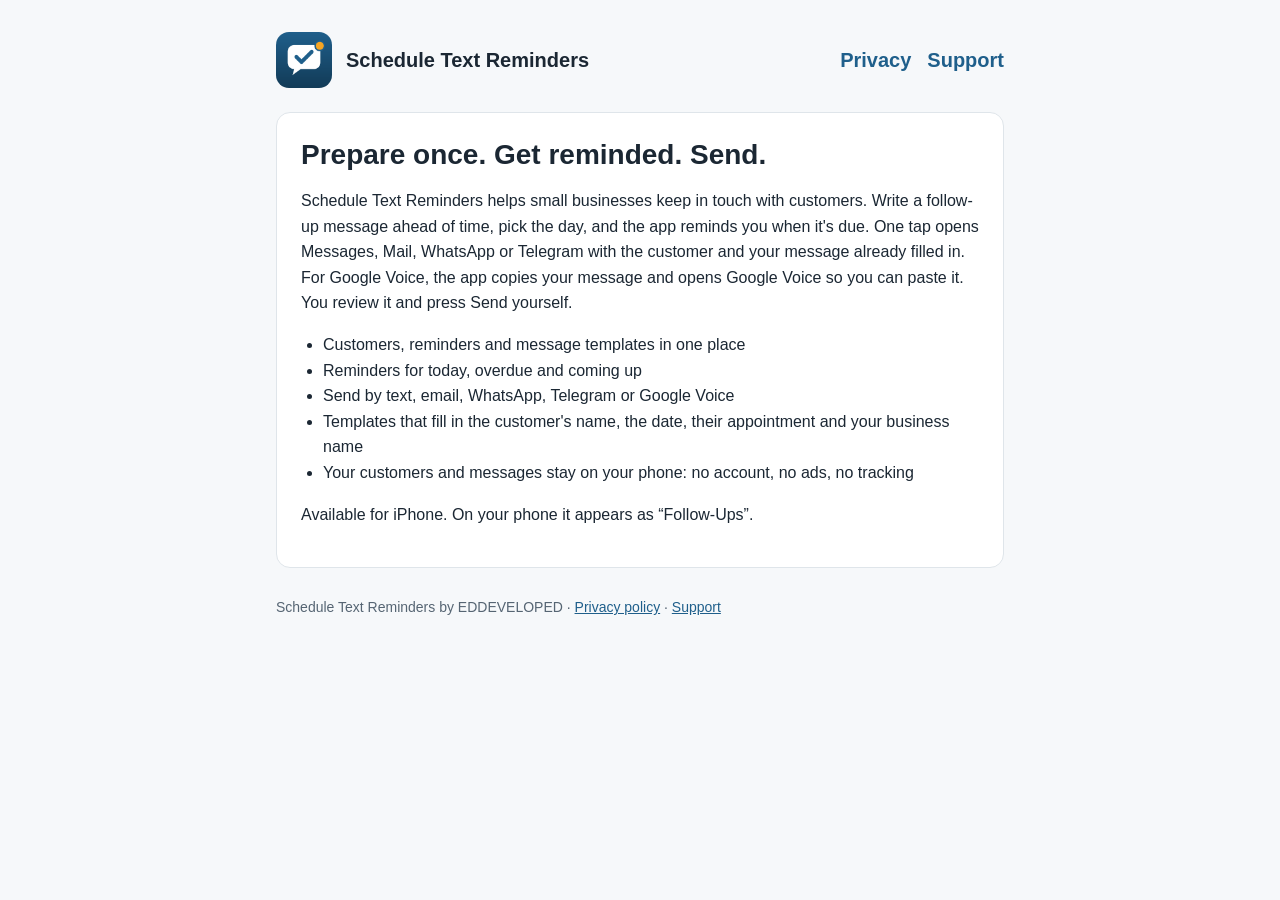
<file: index.html>
<!doctype html>
<html lang="en">
<head>
<meta charset="utf-8"><meta name="viewport" content="width=device-width, initial-scale=1">
<title>Schedule Text Reminders</title>
<meta name="description" content="Prepare customer follow-up messages once, get reminded on the right day, and send them from your own phone.">
<link rel="stylesheet" href="style.css">
</head>
<body><main>
<header><img src="icon.png" alt="" width="56" height="56"><a href="./">Schedule Text Reminders</a><nav><a href="privacy.html">Privacy</a><a href="support.html">Support</a></nav></header>
<div class="card">
<h1>Prepare once. Get reminded. Send.</h1>
<p>Schedule Text Reminders helps small businesses keep in touch with customers. Write a follow-up message ahead of time, pick the day, and the app reminds you when it's due. One tap opens Messages, Mail, WhatsApp or Telegram with the customer and your message already filled in. For Google Voice, the app copies your message and opens Google Voice so you can paste it. You review it and press Send yourself.</p>
<ul>
<li>Customers, reminders and message templates in one place</li>
<li>Reminders for today, overdue and coming up</li>
<li>Send by text, email, WhatsApp, Telegram or Google Voice</li>
<li>Templates that fill in the customer's name, the date, their appointment and your business name</li>
<li>Your customers and messages stay on your phone: no account, no ads, no tracking</li>
</ul>
<p>Available for iPhone. On your phone it appears as &ldquo;Follow-Ups&rdquo;.</p>
</div>
<footer>Schedule Text Reminders by EDDEVELOPED · <a href="privacy.html">Privacy policy</a> · <a href="support.html">Support</a></footer>
</main></body>
</html>
</file>
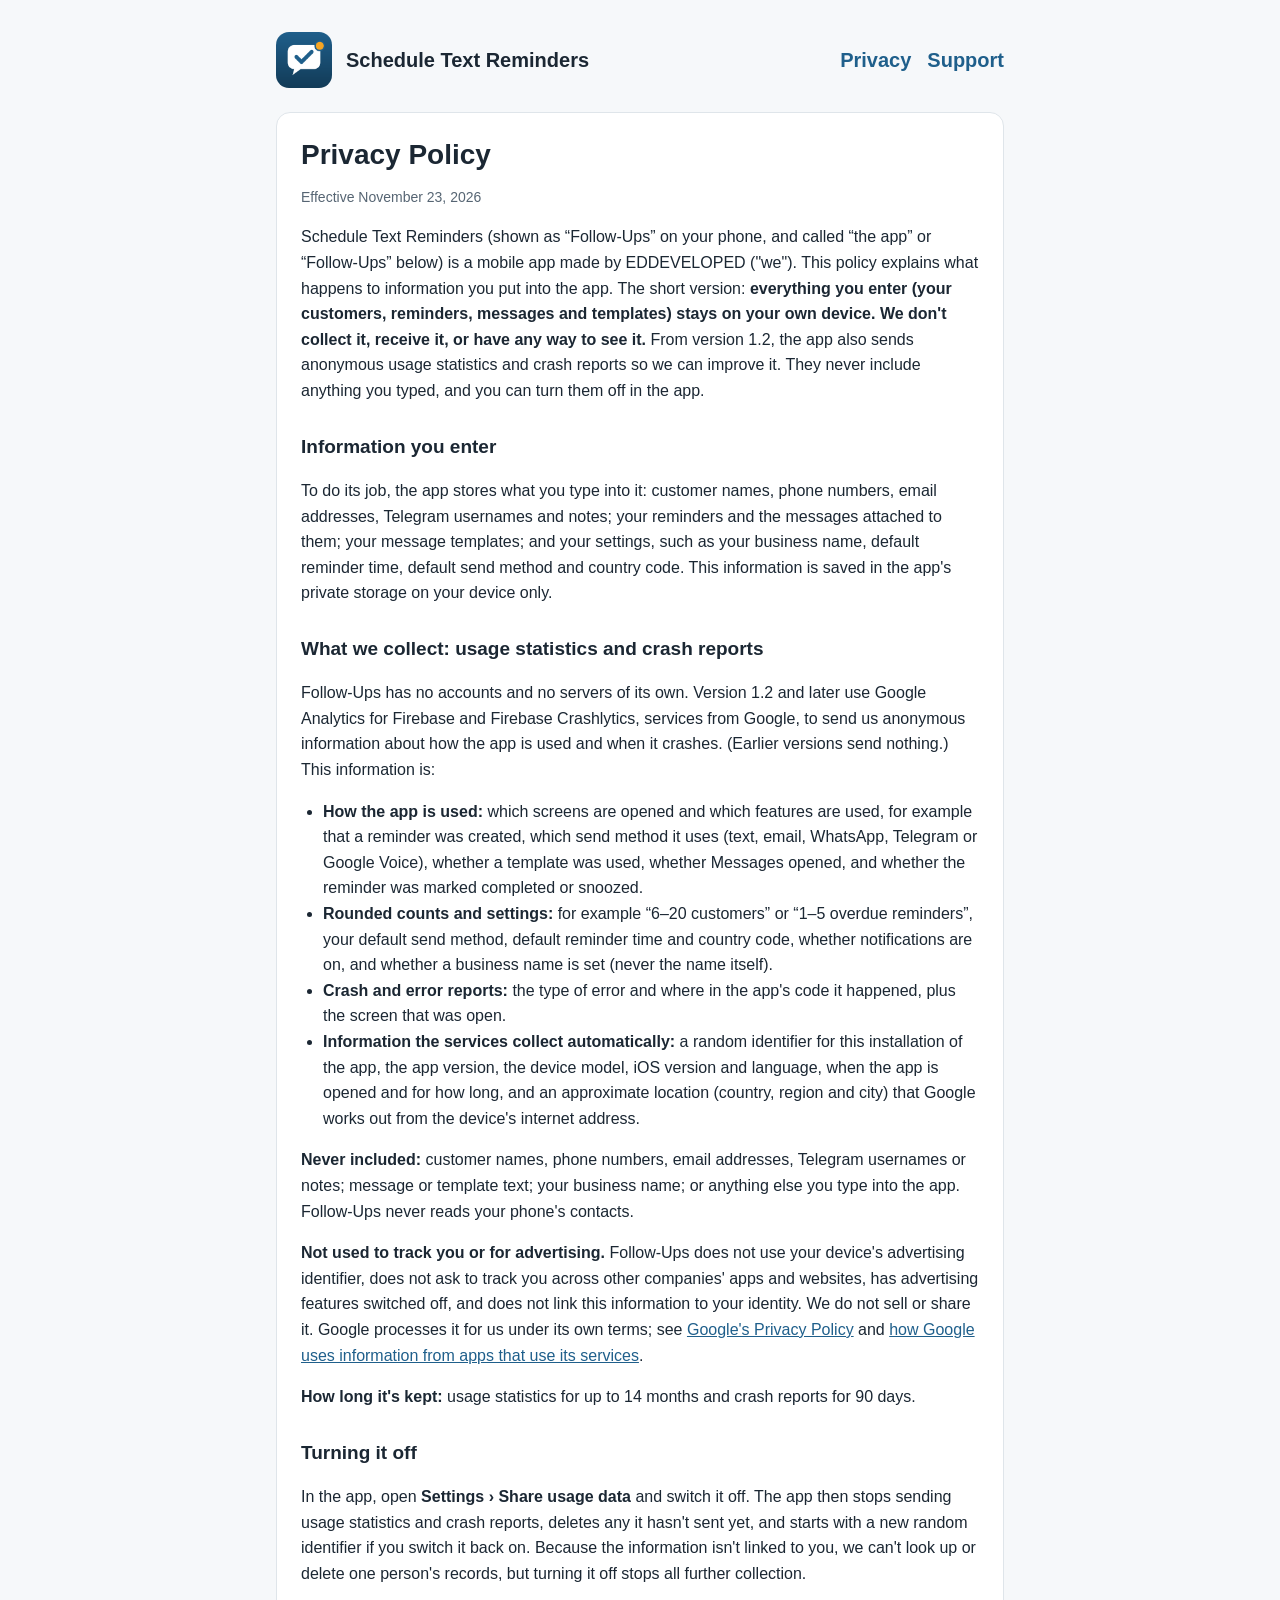
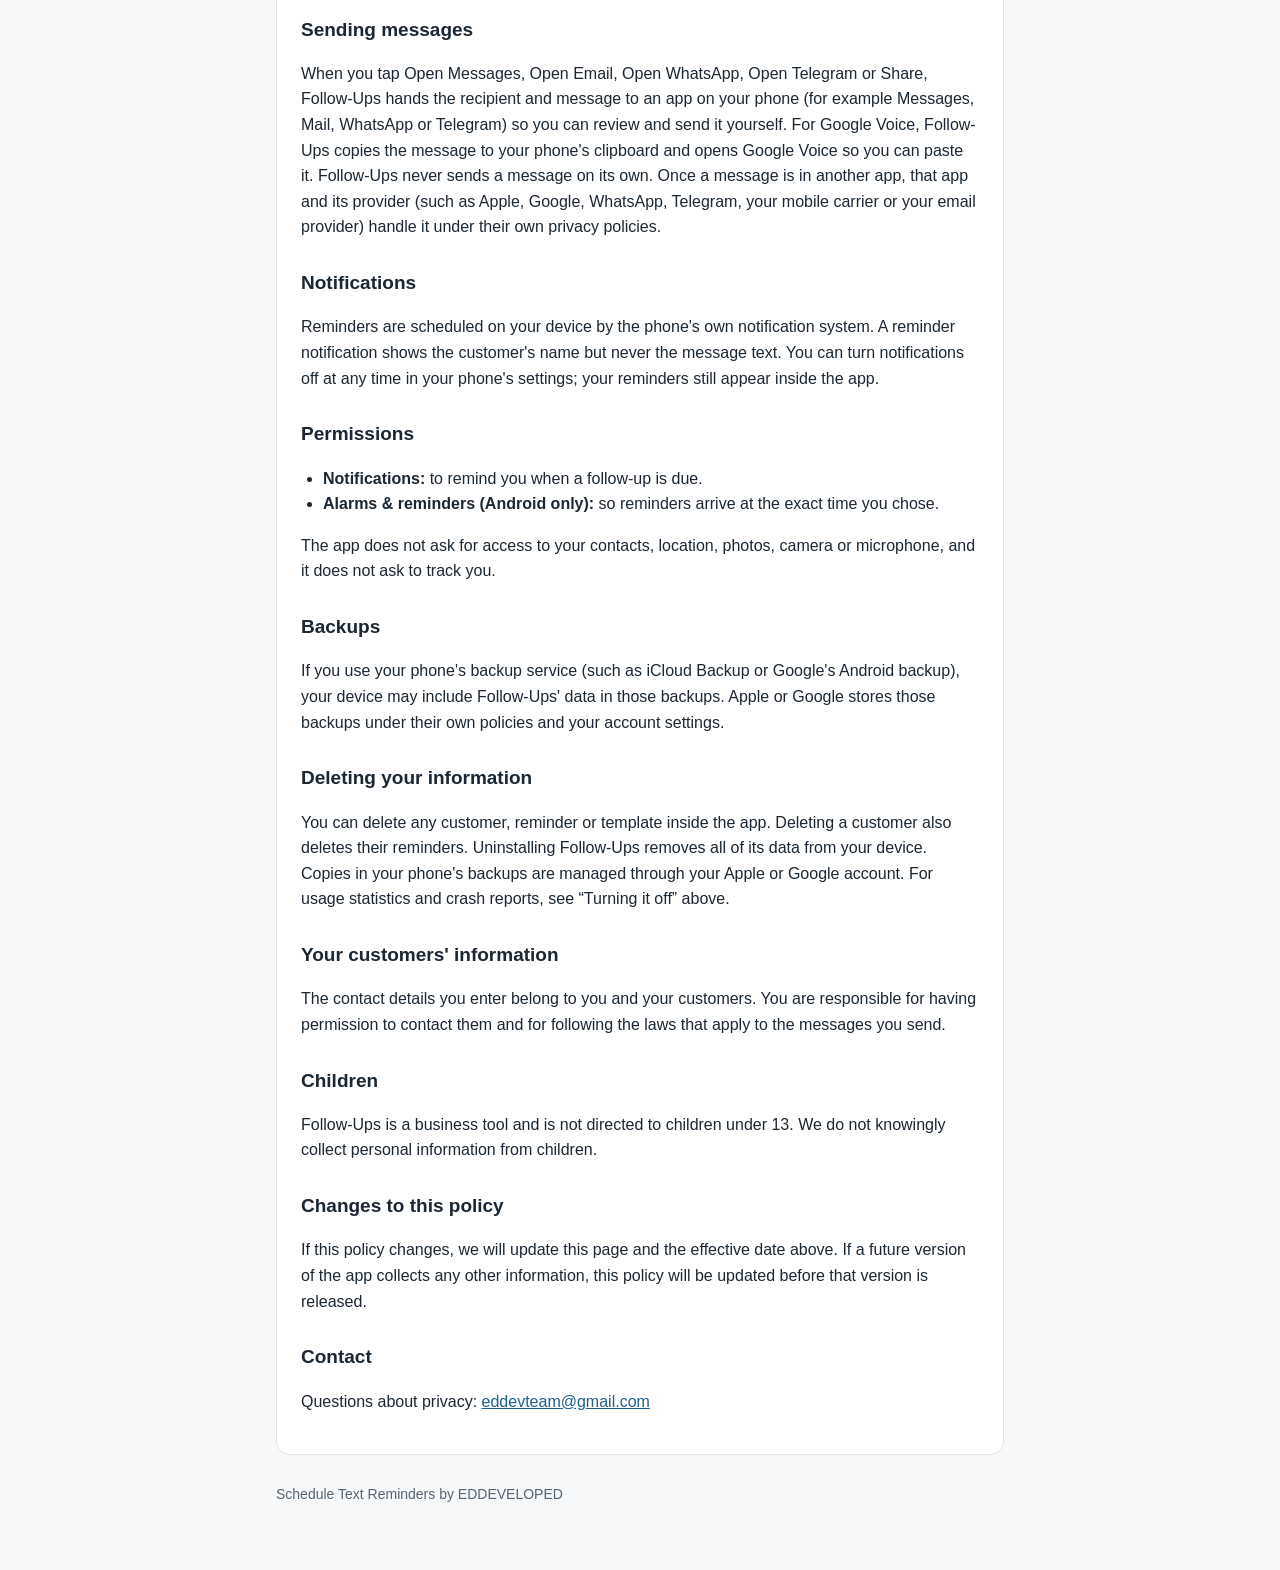
<file: privacy.html>
<!doctype html>
<html lang="en">
<head>
<meta charset="utf-8"><meta name="viewport" content="width=device-width, initial-scale=1">
<title>Privacy Policy · Schedule Text Reminders</title>
<link rel="stylesheet" href="style.css">
</head>
<body><main>
<header><img src="icon.png" alt="" width="56" height="56"><a href="./">Schedule Text Reminders</a><nav><a href="privacy.html">Privacy</a><a href="support.html">Support</a></nav></header>
<div class="card">
<h1>Privacy Policy</h1>
<p class="muted">Effective November 23, 2026</p>

<p>Schedule Text Reminders (shown as &ldquo;Follow-Ups&rdquo; on your phone, and called &ldquo;the app&rdquo; or &ldquo;Follow-Ups&rdquo; below) is a mobile app made by EDDEVELOPED ("we"). This policy explains what happens to information you put into the app. The short version: <strong>everything you enter (your customers, reminders, messages and templates) stays on your own device. We don't collect it, receive it, or have any way to see it.</strong> From version 1.2, the app also sends anonymous usage statistics and crash reports so we can improve it. They never include anything you typed, and you can turn them off in the app.</p>

<h2>Information you enter</h2>
<p>To do its job, the app stores what you type into it: customer names, phone numbers, email addresses, Telegram usernames and notes; your reminders and the messages attached to them; your message templates; and your settings, such as your business name, default reminder time, default send method and country code. This information is saved in the app's private storage on your device only.</p>

<h2>What we collect: usage statistics and crash reports</h2>
<p>Follow-Ups has no accounts and no servers of its own. Version 1.2 and later use Google Analytics for Firebase and Firebase Crashlytics, services from Google, to send us anonymous information about how the app is used and when it crashes. (Earlier versions send nothing.) This information is:</p>
<ul>
<li><strong>How the app is used:</strong> which screens are opened and which features are used, for example that a reminder was created, which send method it uses (text, email, WhatsApp, Telegram or Google Voice), whether a template was used, whether Messages opened, and whether the reminder was marked completed or snoozed.</li>
<li><strong>Rounded counts and settings:</strong> for example &ldquo;6&ndash;20 customers&rdquo; or &ldquo;1&ndash;5 overdue reminders&rdquo;, your default send method, default reminder time and country code, whether notifications are on, and whether a business name is set (never the name itself).</li>
<li><strong>Crash and error reports:</strong> the type of error and where in the app's code it happened, plus the screen that was open.</li>
<li><strong>Information the services collect automatically:</strong> a random identifier for this installation of the app, the app version, the device model, iOS version and language, when the app is opened and for how long, and an approximate location (country, region and city) that Google works out from the device's internet address.</li>
</ul>
<p><strong>Never included:</strong> customer names, phone numbers, email addresses, Telegram usernames or notes; message or template text; your business name; or anything else you type into the app. Follow-Ups never reads your phone's contacts.</p>
<p><strong>Not used to track you or for advertising.</strong> Follow-Ups does not use your device's advertising identifier, does not ask to track you across other companies' apps and websites, has advertising features switched off, and does not link this information to your identity. We do not sell or share it. Google processes it for us under its own terms; see <a href="https://policies.google.com/privacy">Google's Privacy Policy</a> and <a href="https://policies.google.com/technologies/partner-sites">how Google uses information from apps that use its services</a>.</p>
<p><strong>How long it's kept:</strong> usage statistics for up to 14 months and crash reports for 90 days.</p>

<h2>Turning it off</h2>
<p>In the app, open <strong>Settings &rsaquo; Share usage data</strong> and switch it off. The app then stops sending usage statistics and crash reports, deletes any it hasn't sent yet, and starts with a new random identifier if you switch it back on. Because the information isn't linked to you, we can't look up or delete one person's records, but turning it off stops all further collection.</p>

<h2>Sending messages</h2>
<p>When you tap Open Messages, Open Email, Open WhatsApp, Open Telegram or Share, Follow-Ups hands the recipient and message to an app on your phone (for example Messages, Mail, WhatsApp or Telegram) so you can review and send it yourself. For Google Voice, Follow-Ups copies the message to your phone's clipboard and opens Google Voice so you can paste it. Follow-Ups never sends a message on its own. Once a message is in another app, that app and its provider (such as Apple, Google, WhatsApp, Telegram, your mobile carrier or your email provider) handle it under their own privacy policies.</p>

<h2>Notifications</h2>
<p>Reminders are scheduled on your device by the phone's own notification system. A reminder notification shows the customer's name but never the message text. You can turn notifications off at any time in your phone's settings; your reminders still appear inside the app.</p>

<h2>Permissions</h2>
<ul>
<li><strong>Notifications:</strong> to remind you when a follow-up is due.</li>
<li><strong>Alarms &amp; reminders (Android only):</strong> so reminders arrive at the exact time you chose.</li>
</ul>
<p>The app does not ask for access to your contacts, location, photos, camera or microphone, and it does not ask to track you.</p>

<h2>Backups</h2>
<p>If you use your phone's backup service (such as iCloud Backup or Google's Android backup), your device may include Follow-Ups' data in those backups. Apple or Google stores those backups under their own policies and your account settings.</p>

<h2>Deleting your information</h2>
<p>You can delete any customer, reminder or template inside the app. Deleting a customer also deletes their reminders. Uninstalling Follow-Ups removes all of its data from your device. Copies in your phone's backups are managed through your Apple or Google account. For usage statistics and crash reports, see &ldquo;Turning it off&rdquo; above.</p>

<h2>Your customers' information</h2>
<p>The contact details you enter belong to you and your customers. You are responsible for having permission to contact them and for following the laws that apply to the messages you send.</p>

<h2>Children</h2>
<p>Follow-Ups is a business tool and is not directed to children under 13. We do not knowingly collect personal information from children.</p>

<h2>Changes to this policy</h2>
<p>If this policy changes, we will update this page and the effective date above. If a future version of the app collects any other information, this policy will be updated before that version is released.</p>

<h2>Contact</h2>
<p>Questions about privacy: <a href="mailto:eddevteam@gmail.com">eddevteam@gmail.com</a></p>
</div>
<footer>Schedule Text Reminders by EDDEVELOPED</footer>
</main></body>
</html>
</file>
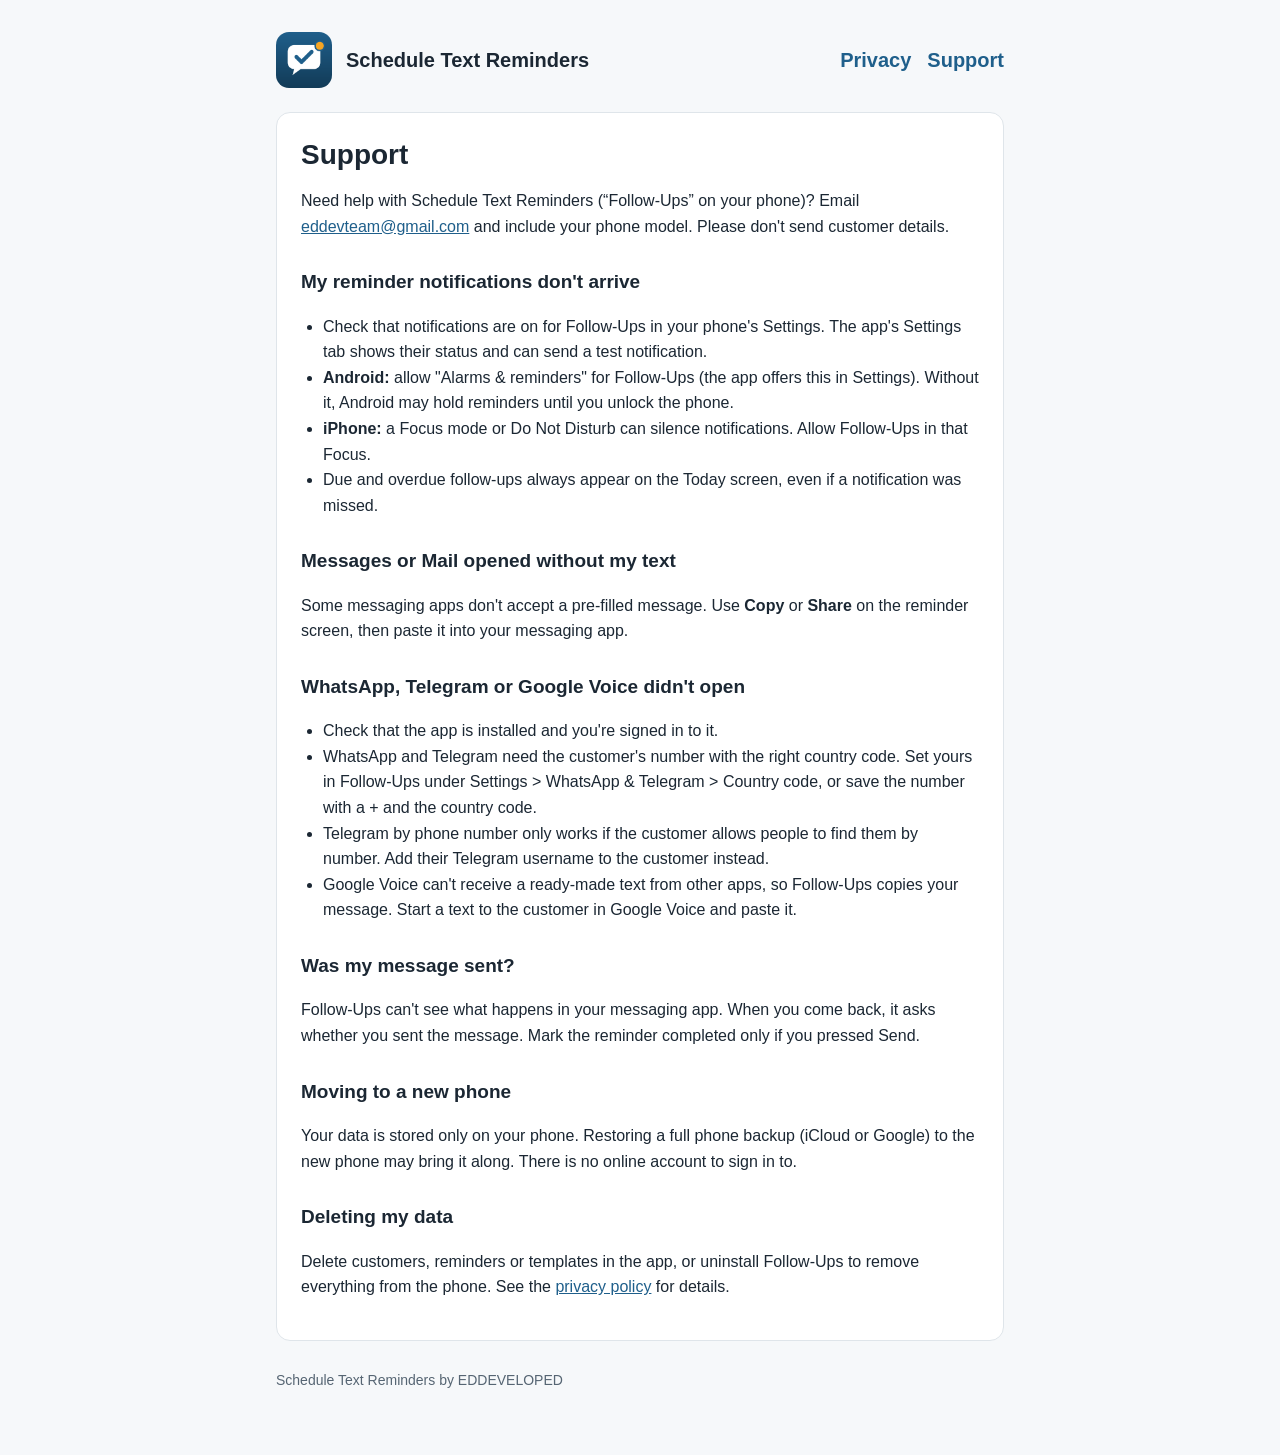
<file: support.html>
<!doctype html>
<html lang="en">
<head>
<meta charset="utf-8"><meta name="viewport" content="width=device-width, initial-scale=1">
<title>Support · Schedule Text Reminders</title>
<link rel="stylesheet" href="style.css">
</head>
<body><main>
<header><img src="icon.png" alt="" width="56" height="56"><a href="./">Schedule Text Reminders</a><nav><a href="privacy.html">Privacy</a><a href="support.html">Support</a></nav></header>
<div class="card">
<h1>Support</h1>
<p>Need help with Schedule Text Reminders (&ldquo;Follow-Ups&rdquo; on your phone)? Email <a href="mailto:eddevteam@gmail.com">eddevteam@gmail.com</a> and include your phone model. Please don't send customer details.</p>

<h2>My reminder notifications don't arrive</h2>
<ul>
<li>Check that notifications are on for Follow-Ups in your phone's Settings. The app's Settings tab shows their status and can send a test notification.</li>
<li><strong>Android:</strong> allow "Alarms &amp; reminders" for Follow-Ups (the app offers this in Settings). Without it, Android may hold reminders until you unlock the phone.</li>
<li><strong>iPhone:</strong> a Focus mode or Do Not Disturb can silence notifications. Allow Follow-Ups in that Focus.</li>
<li>Due and overdue follow-ups always appear on the Today screen, even if a notification was missed.</li>
</ul>

<h2>Messages or Mail opened without my text</h2>
<p>Some messaging apps don't accept a pre-filled message. Use <strong>Copy</strong> or <strong>Share</strong> on the reminder screen, then paste it into your messaging app.</p>

<h2>WhatsApp, Telegram or Google Voice didn't open</h2>
<ul>
<li>Check that the app is installed and you're signed in to it.</li>
<li>WhatsApp and Telegram need the customer's number with the right country code. Set yours in Follow-Ups under Settings &gt; WhatsApp &amp; Telegram &gt; Country code, or save the number with a + and the country code.</li>
<li>Telegram by phone number only works if the customer allows people to find them by number. Add their Telegram username to the customer instead.</li>
<li>Google Voice can't receive a ready-made text from other apps, so Follow-Ups copies your message. Start a text to the customer in Google Voice and paste it.</li>
</ul>

<h2>Was my message sent?</h2>
<p>Follow-Ups can't see what happens in your messaging app. When you come back, it asks whether you sent the message. Mark the reminder completed only if you pressed Send.</p>

<h2>Moving to a new phone</h2>
<p>Your data is stored only on your phone. Restoring a full phone backup (iCloud or Google) to the new phone may bring it along. There is no online account to sign in to.</p>

<h2>Deleting my data</h2>
<p>Delete customers, reminders or templates in the app, or uninstall Follow-Ups to remove everything from the phone. See the <a href="privacy.html">privacy policy</a> for details.</p>
</div>
<footer>Schedule Text Reminders by EDDEVELOPED</footer>
</main></body>
</html>
</file>
<file: style.css>
:root {
  --bg: #f6f8fa; --card: #ffffff; --text: #1b2733; --muted: #566573;
  --accent: #1f5f8b; --border: #dfe5ea;
  color-scheme: light dark;
}
@media (prefers-color-scheme: dark) {
  :root { --bg: #0f1820; --card: #16222d; --text: #e6edf3; --muted: #9aaab8;
          --accent: #7fb6dc; --border: #24333f; }
}
* { box-sizing: border-box; }
body { margin: 0; background: var(--bg); color: var(--text);
  font: 16px/1.6 -apple-system, BlinkMacSystemFont, "Segoe UI", Roboto, Helvetica, Arial, sans-serif; }
main { max-width: 760px; margin: 0 auto; padding: 32px 16px 64px; }
header { display: flex; align-items: center; gap: 14px; margin-bottom: 24px; }
header img { width: 56px; height: 56px; border-radius: 13px; }
header a { color: inherit; text-decoration: none; font-weight: 700; font-size: 20px; }
nav { margin-left: auto; display: flex; gap: 16px; font-size: 15px; }
nav a { color: var(--accent); text-decoration: none; }
.card { background: var(--card); border: 1px solid var(--border); border-radius: 14px; padding: 24px; }
h1 { font-size: 28px; line-height: 1.25; margin: 0 0 8px; }
h2 { font-size: 19px; margin: 28px 0 6px; }
p, li { color: var(--text); }
.muted { color: var(--muted); font-size: 14px; }
a { color: var(--accent); }
ul { padding-left: 22px; }
footer { margin-top: 28px; color: var(--muted); font-size: 14px; }
@media (max-width: 520px) { header { flex-wrap: wrap; } nav { margin-left: 0; width: 100%; } }
</file>
